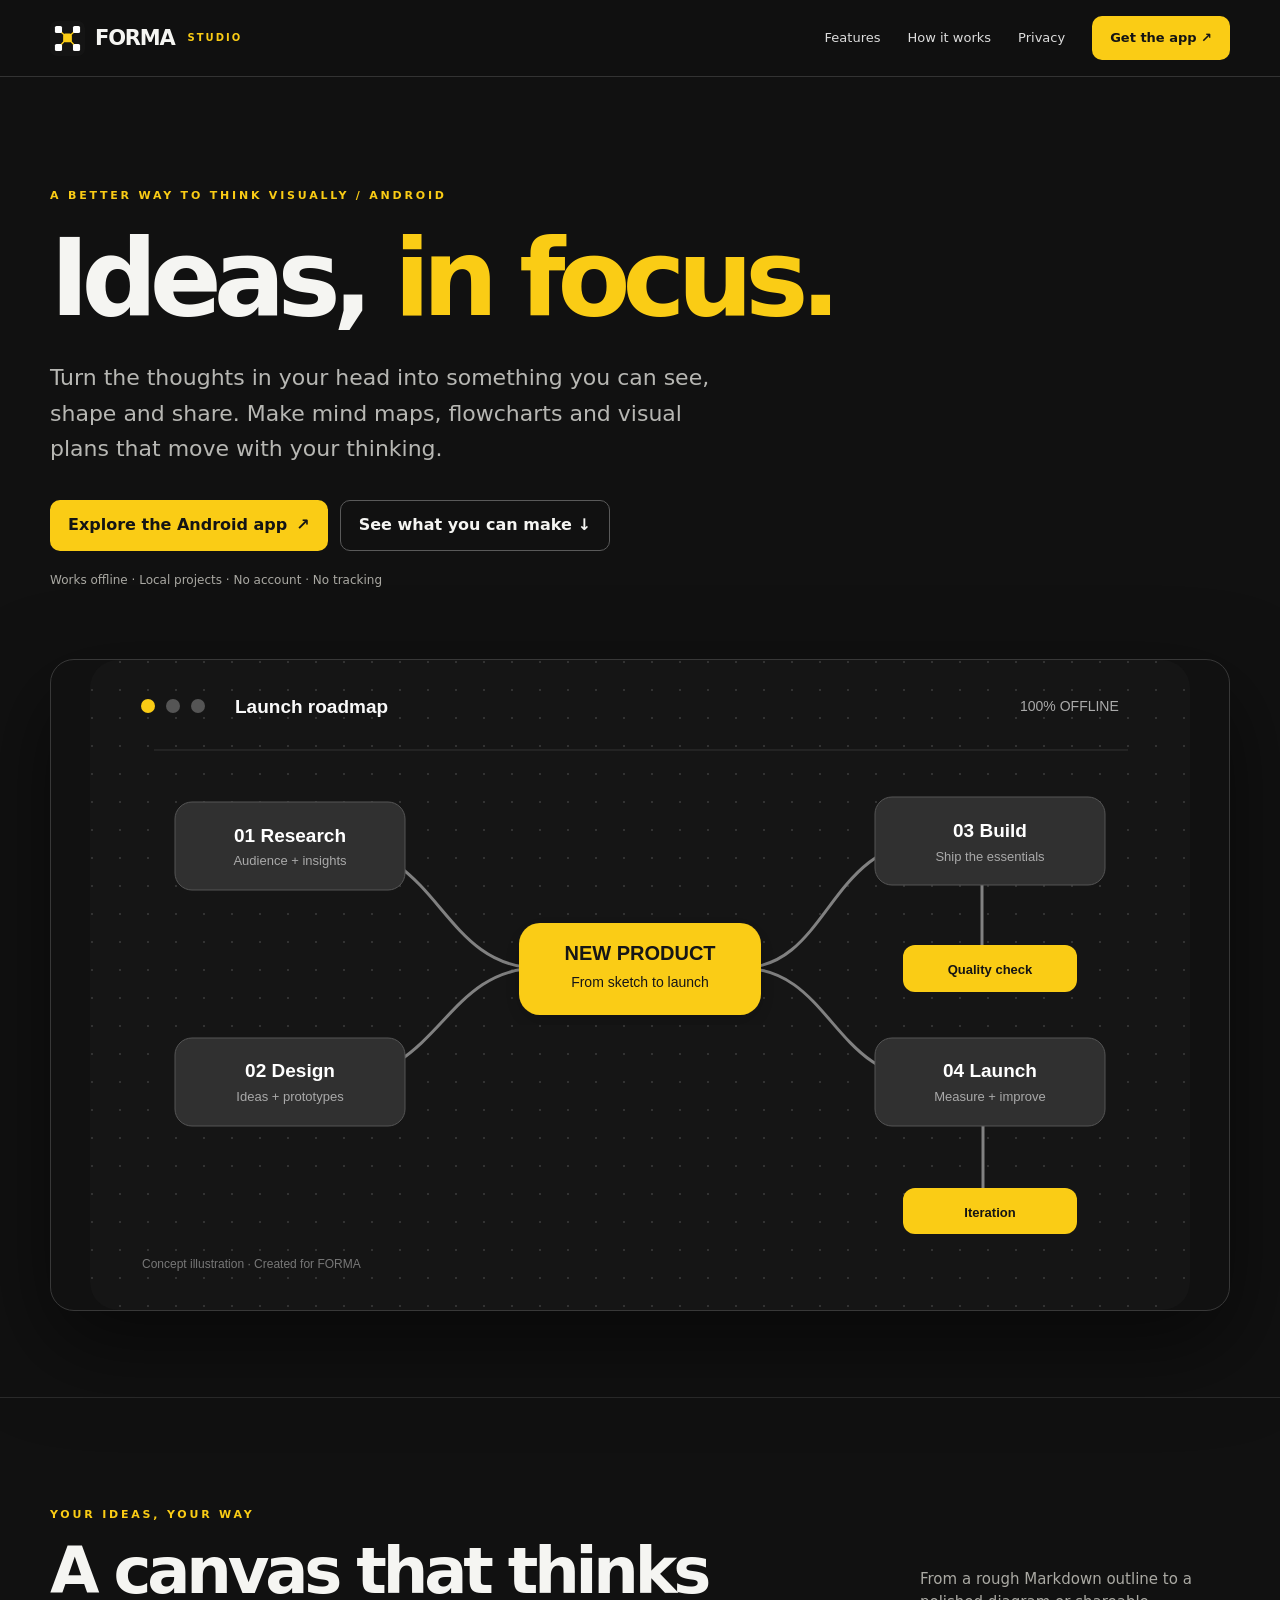
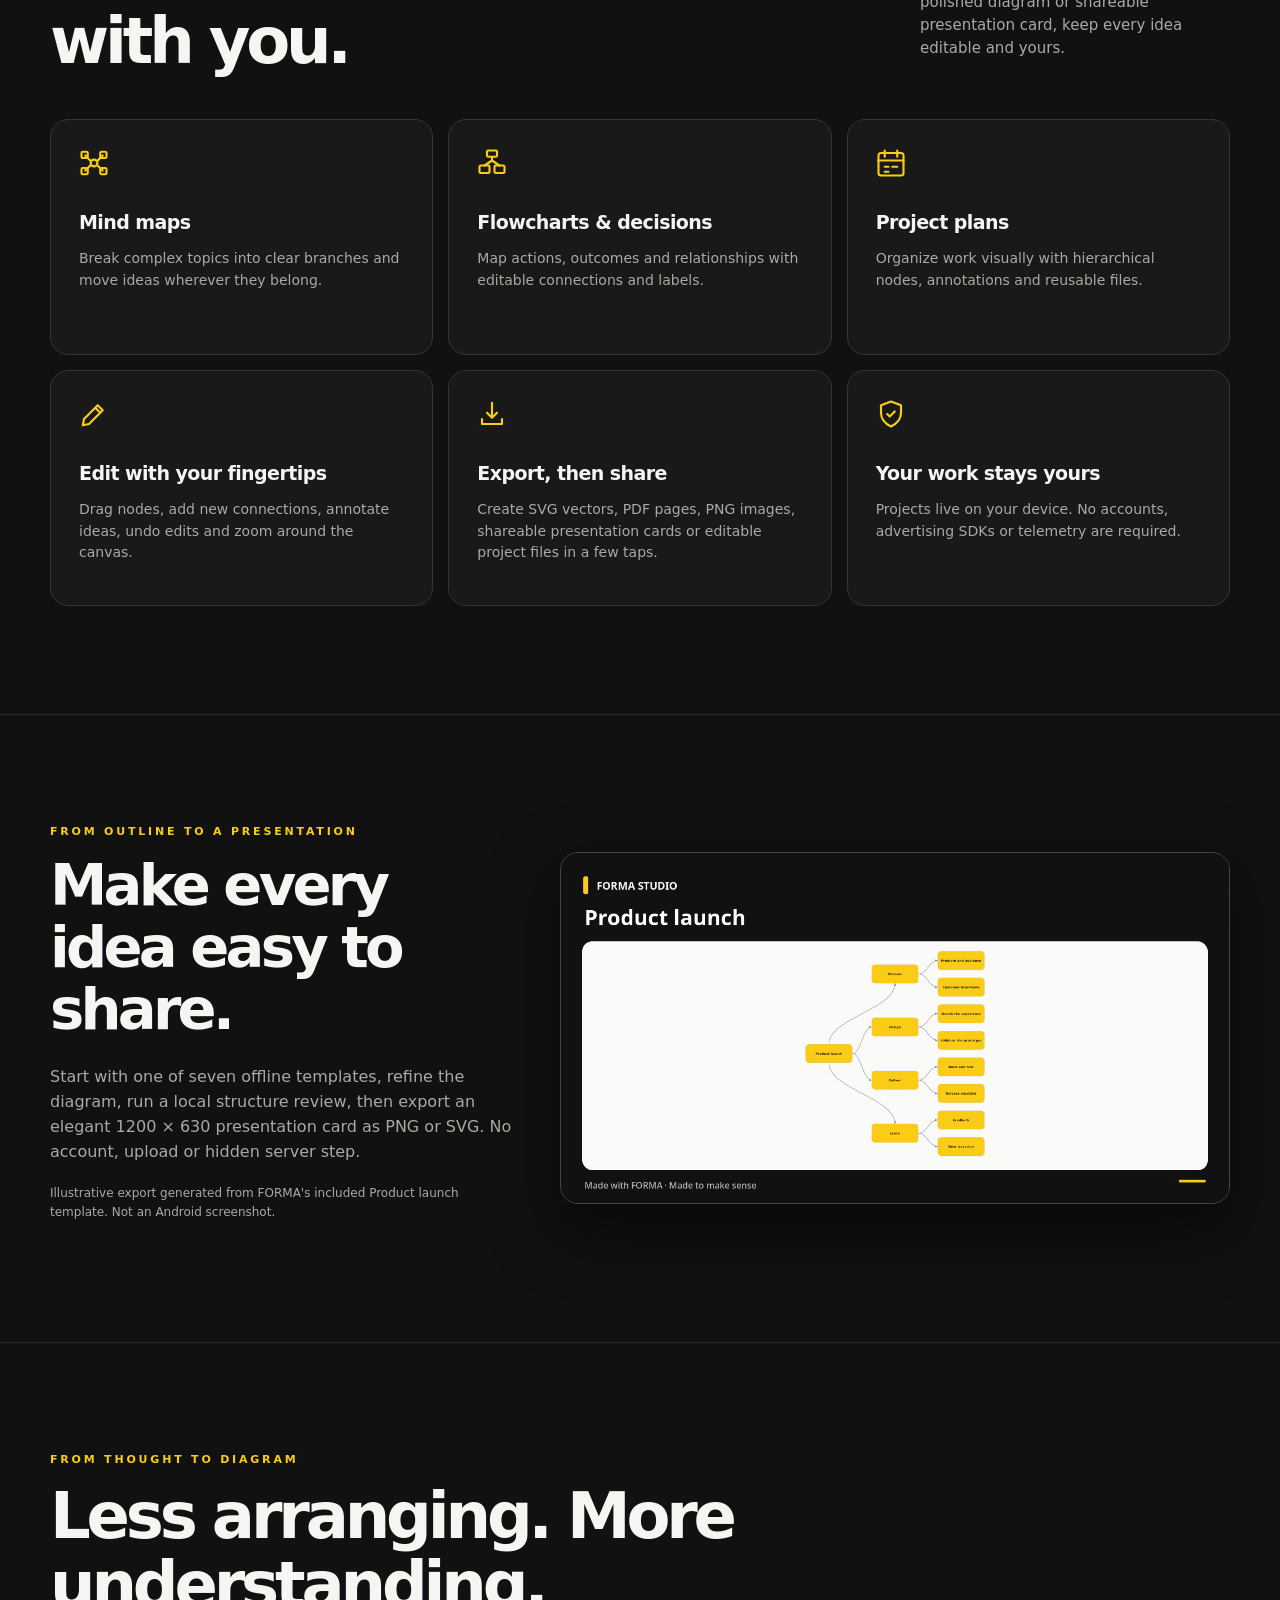
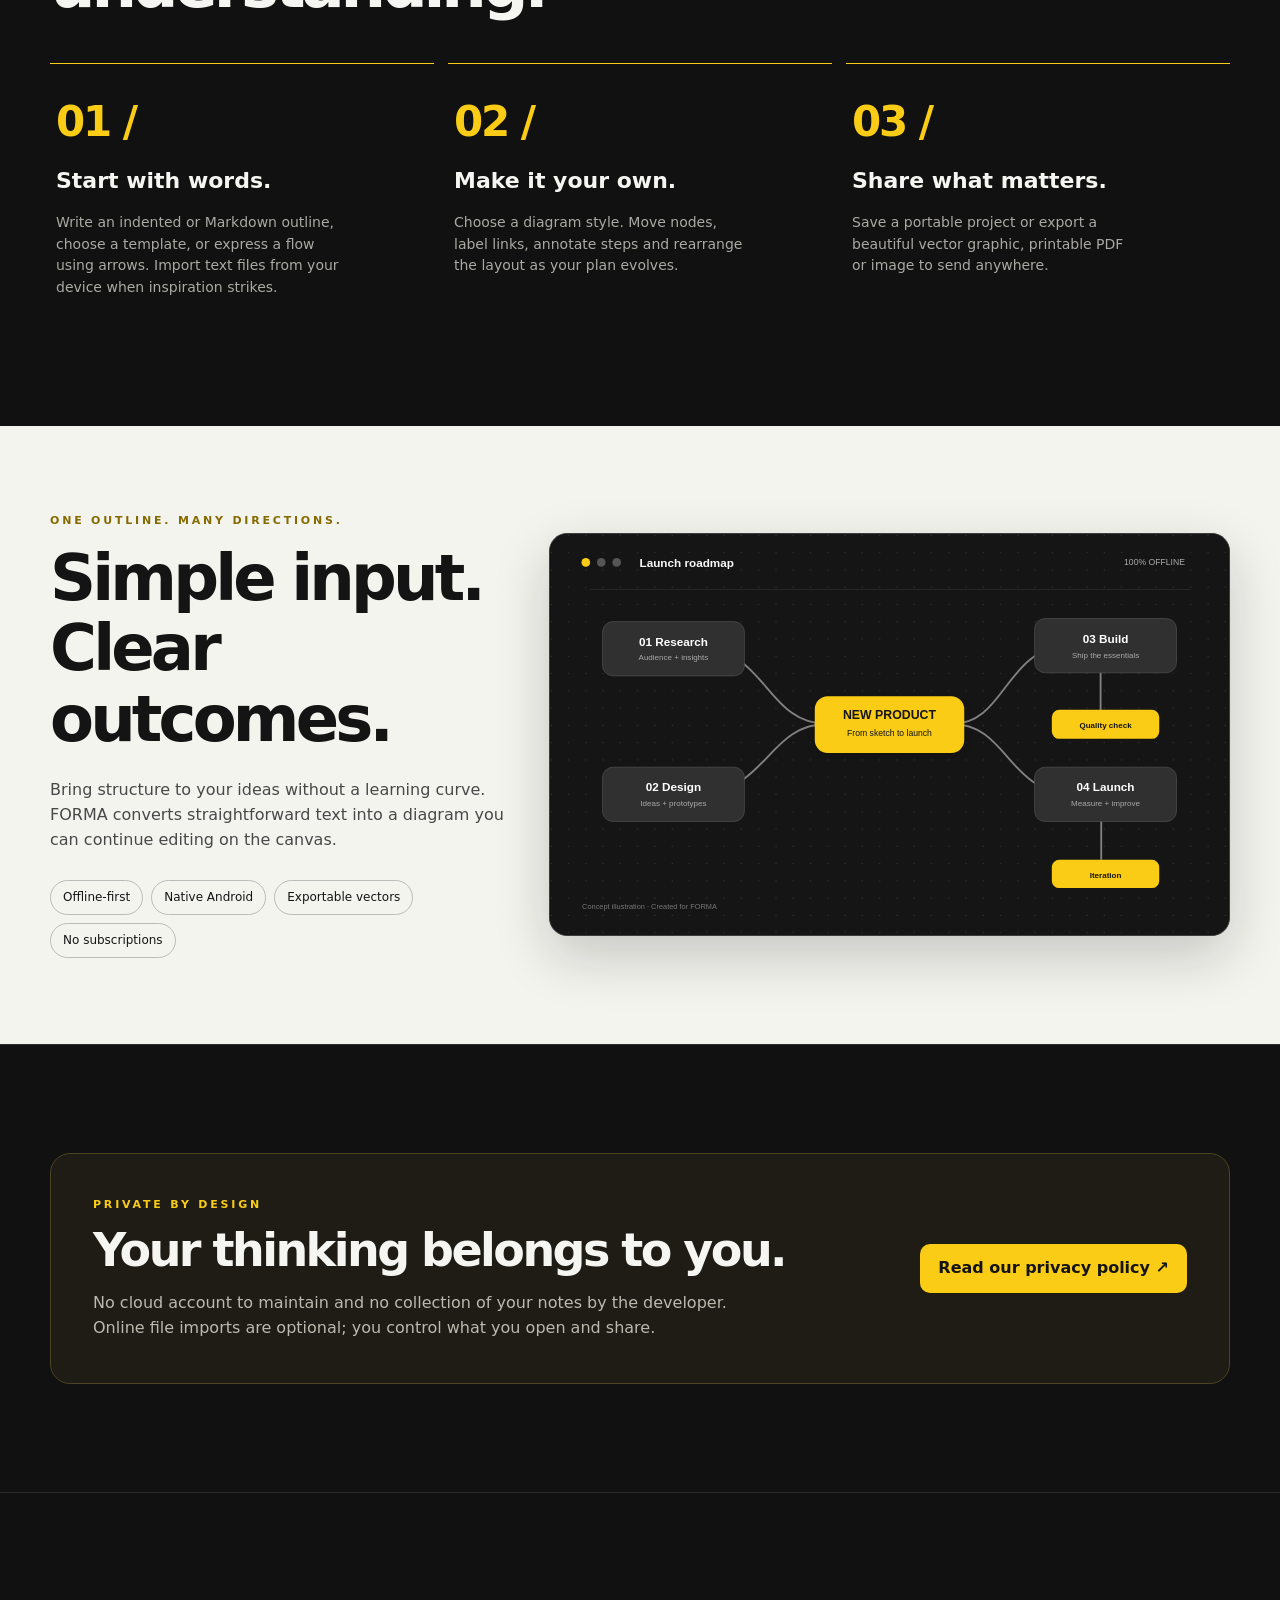
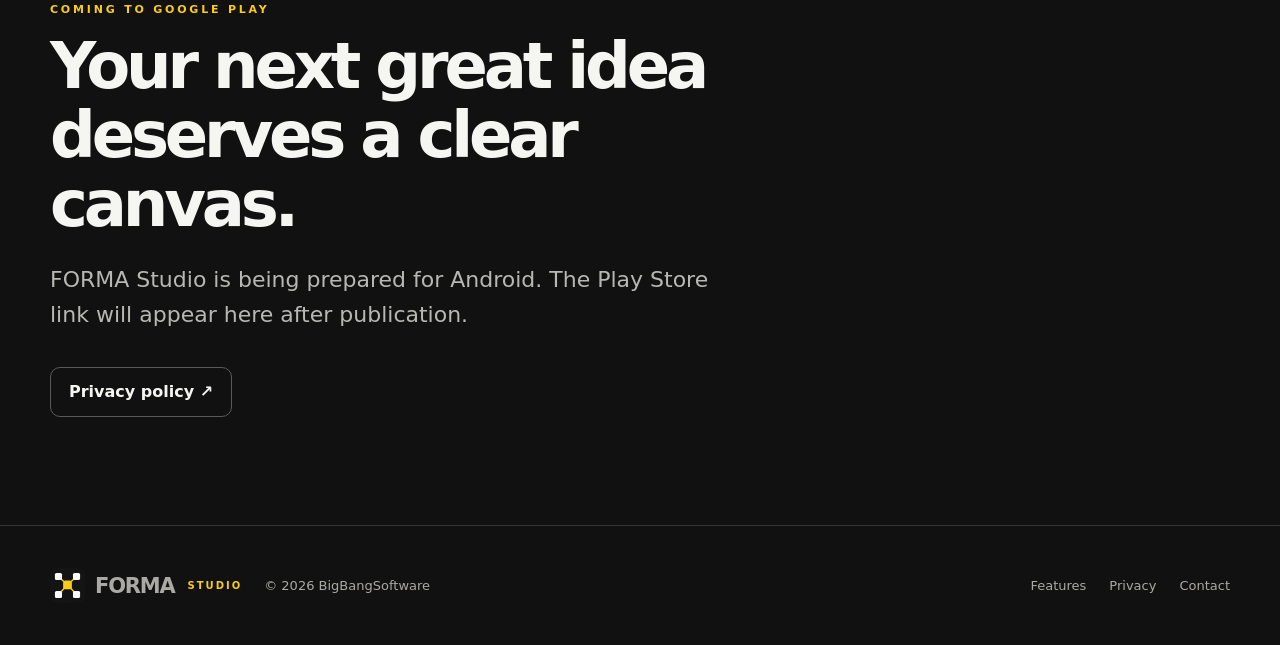
<file: index.html>
<!doctype html>
<html lang="en"><head>
<meta charset="utf-8"><meta name="viewport" content="width=device-width,initial-scale=1"><meta name="theme-color" content="#141414">
<title>FORMA Studio — Mind Maps, Flowcharts & Visual Thinking for Android</title>
<meta name="description" content="Create polished mind maps and flowcharts from text. Offline Android diagramming with templates, diagram review, SVG/PDF export and ready-to-share visual cards.">
<meta name="robots" content="index,follow"><meta property="og:type" content="website"><meta property="og:title" content="FORMA Studio | Ideas, in focus.">
<meta property="og:description" content="An offline visual thinking studio for Android. Create, edit, save and share beautiful diagrams.">
<meta property="og:image" content="assets/social.png"><meta property="og:image:width" content="1200"><meta property="og:image:height" content="630">
<meta name="twitter:card" content="summary_large_image"><meta name="twitter:title" content="FORMA Studio — Visual Thinking for Android"><meta name="twitter:description" content="Turn ideas into diagrams. Work offline. Share everywhere.">
<link rel="icon" type="image/svg+xml" href="assets/logo.svg"><link rel="apple-touch-icon" href="assets/logo-180.png"><link rel="stylesheet" href="styles.css">
<script type="application/ld+json">{"@context":"https://schema.org","@type":"SoftwareApplication","name":"FORMA Studio","applicationCategory":"ProductivityApplication","operatingSystem":"Android","description":"Offline mind maps, flowcharts, decision trees and visual project planning for Android.","offers":{"@type":"Offer","price":"0","priceCurrency":"USD"}}</script>
</head><body>
<a class="skip" href="#main">Skip to content</a>
<header class="nav"><div class="wrap nav-inner"><a class="brand" href="index.html" aria-label="FORMA Studio home"><img src="assets/logo.svg" alt="">FORMA <small>STUDIO</small></a>
<nav class="navlinks" aria-label="Main navigation"><a href="#features">Features</a><a href="#workflow">How it works</a><a href="privacy.html">Privacy</a><a class="navcta" href="#get-app">Get the app ↗</a></nav></div></header>
<main id="main"><section class="hero"><div class="wrap"><div class="eyebrow">A BETTER WAY TO THINK VISUALLY / ANDROID</div><h1>Ideas, <em>in focus.</em></h1>
<p class="lede">Turn the thoughts in your head into something you can see, shape and share. Make mind maps, flowcharts and visual plans that move with your thinking.</p>
<div class="cta"><a class="button-primary" href="#get-app">Explore the Android app <span aria-hidden="true">↗</span></a><a class="button-secondary" href="#features">See what you can make ↓</a></div>
<p class="micro">Works offline · Local projects · No account · No tracking</p>
<div class="hero-art"><img src="assets/hero-map.svg" width="1100" height="650" alt="Concept illustration of an editable roadmap diagram with connected research, design, build and launch nodes."></div>
</div></section>
<section id="features" class="section"><div class="wrap"><div class="section-header"><div><div class="eyebrow">YOUR IDEAS, YOUR WAY</div><h2>A canvas that thinks with you.</h2></div><p>From a rough Markdown outline to a polished diagram or shareable presentation card, keep every idea editable and yours.</p></div>
<div class="grid">
<article class="feature"><img src="assets/icon-mindmap.svg" alt=""><h3>Mind maps</h3><p>Break complex topics into clear branches and move ideas wherever they belong.</p></article>
<article class="feature"><img src="assets/icon-flowchart.svg" alt=""><h3>Flowcharts & decisions</h3><p>Map actions, outcomes and relationships with editable connections and labels.</p></article>
<article class="feature"><img src="assets/icon-plan.svg" alt=""><h3>Project plans</h3><p>Organize work visually with hierarchical nodes, annotations and reusable files.</p></article>
<article class="feature"><img src="assets/icon-edit.svg" alt=""><h3>Edit with your fingertips</h3><p>Drag nodes, add new connections, annotate ideas, undo edits and zoom around the canvas.</p></article>
<article class="feature"><img src="assets/icon-export.svg" alt=""><h3>Export, then share</h3><p>Create SVG vectors, PDF pages, PNG images, shareable presentation cards or editable project files in a few taps.</p></article>
<article class="feature"><img src="assets/icon-privacy.svg" alt=""><h3>Your work stays yours</h3><p>Projects live on your device. No accounts, advertising SDKs or telemetry are required.</p></article>
</div></div></section>
<section class="section" id="share-card"><div class="wrap share-layout"><div><div class="eyebrow">FROM OUTLINE TO A PRESENTATION</div><h2>Make every idea easy to share.</h2><p>Start with one of seven offline templates, refine the diagram, run a local structure review, then export an elegant 1200 × 630 presentation card as PNG or SVG. No account, upload or hidden server step.</p><p class="micro">Illustrative export generated from FORMA's included Product launch template. Not an Android screenshot.</p></div><img class="share-visual" src="assets/share-card-example.png" width="1200" height="630" alt="Example dark presentation card showing a Product launch diagram on a light canvas" loading="lazy"></div></section>
<section id="workflow" class="section"><div class="wrap"><div class="section-header"><div><div class="eyebrow">FROM THOUGHT TO DIAGRAM</div><h2>Less arranging. More understanding.</h2></div></div><div class="steps"><div class="step"><strong>01 /</strong><h3>Start with words.</h3><p>Write an indented or Markdown outline, choose a template, or express a flow using arrows. Import text files from your device when inspiration strikes.</p></div><div class="step"><strong>02 /</strong><h3>Make it your own.</h3><p>Choose a diagram style. Move nodes, label links, annotate steps and rearrange the layout as your plan evolves.</p></div><div class="step"><strong>03 /</strong><h3>Share what matters.</h3><p>Save a portable project or export a beautiful vector graphic, printable PDF or image to send anywhere.</p></div></div></div></section>
<section class="showcase"><div class="wrap showcase-layout"><div><div class="eyebrow">ONE OUTLINE. MANY DIRECTIONS.</div><h2>Simple input. Clear outcomes.</h2><p>Bring structure to your ideas without a learning curve. FORMA converts straightforward text into a diagram you can continue editing on the canvas.</p><div class="tagrow"><span class="tag">Offline-first</span><span class="tag">Native Android</span><span class="tag">Exportable vectors</span><span class="tag">No subscriptions</span></div></div><div class="mock-window"><img src="assets/hero-map.svg" alt="Concept illustration of FORMA's graph canvas." loading="lazy"></div></div></section>
<section class="section"><div class="wrap"><div class="privacy-banner"><div><div class="eyebrow">PRIVATE BY DESIGN</div><h2>Your thinking belongs to you.</h2><p>No cloud account to maintain and no collection of your notes by the developer. Online file imports are optional; you control what you open and share.</p></div><a class="button-primary" href="privacy.html">Read our privacy policy ↗</a></div></div></section>
<section class="section" id="get-app"><div class="wrap"><div class="eyebrow">COMING TO GOOGLE PLAY</div><h2>Your next great idea deserves a clear canvas.</h2><p class="lede" style="margin-top:23px">FORMA Studio is being prepared for Android. The Play Store link will appear here after publication.</p><div class="cta"><a class="button-secondary" href="privacy.html">Privacy policy ↗</a></div></div></section></main>
<footer class="footer"><div class="wrap footer-inner"><a class="brand" href="index.html"><img src="assets/logo.svg" alt="">FORMA <small>STUDIO</small></a><span>© <span id="year">2026</span> BigBangSoftware</span><div class="footer-links"><a href="#features">Features</a><a href="privacy.html">Privacy</a><a href="mailto:bigbangsoftware@yahoo.com">Contact</a></div></div></footer>
<script>document.getElementById('year').textContent=new Date().getFullYear()</script>
</body></html>
</file>
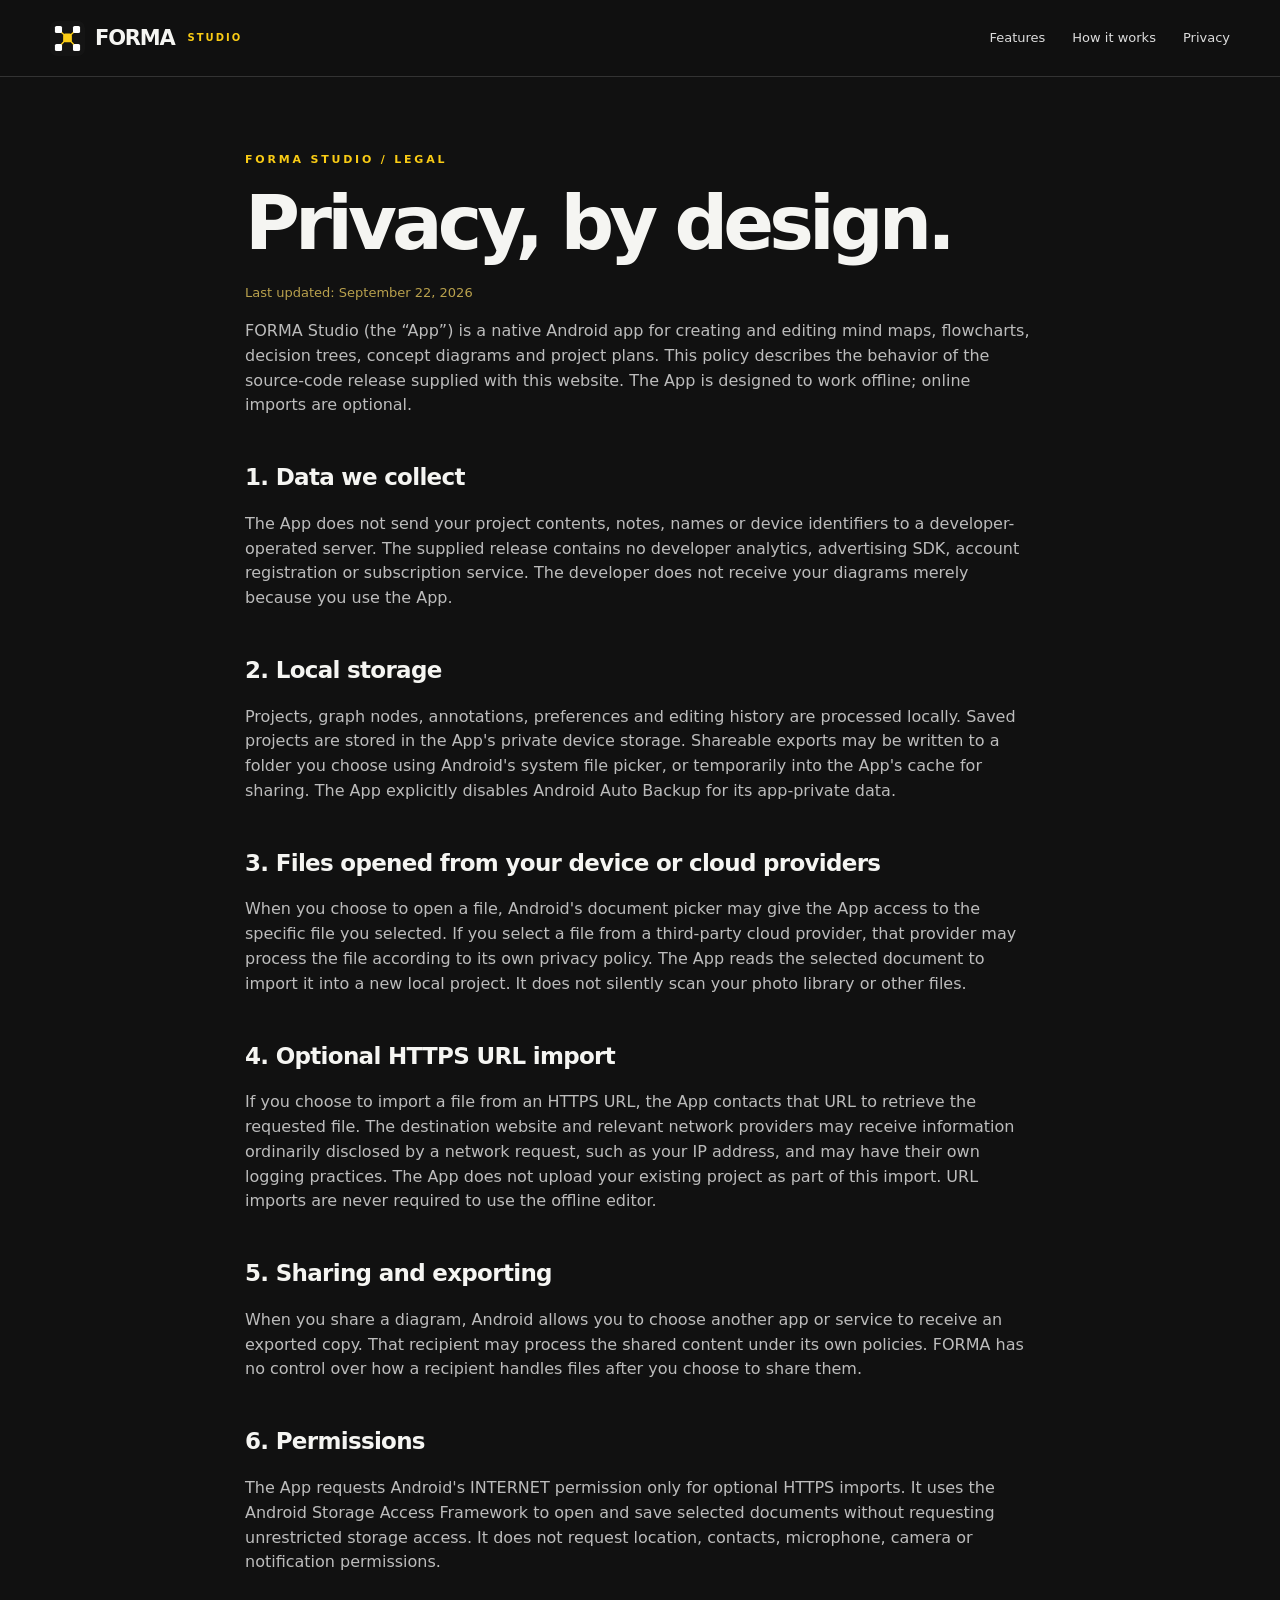
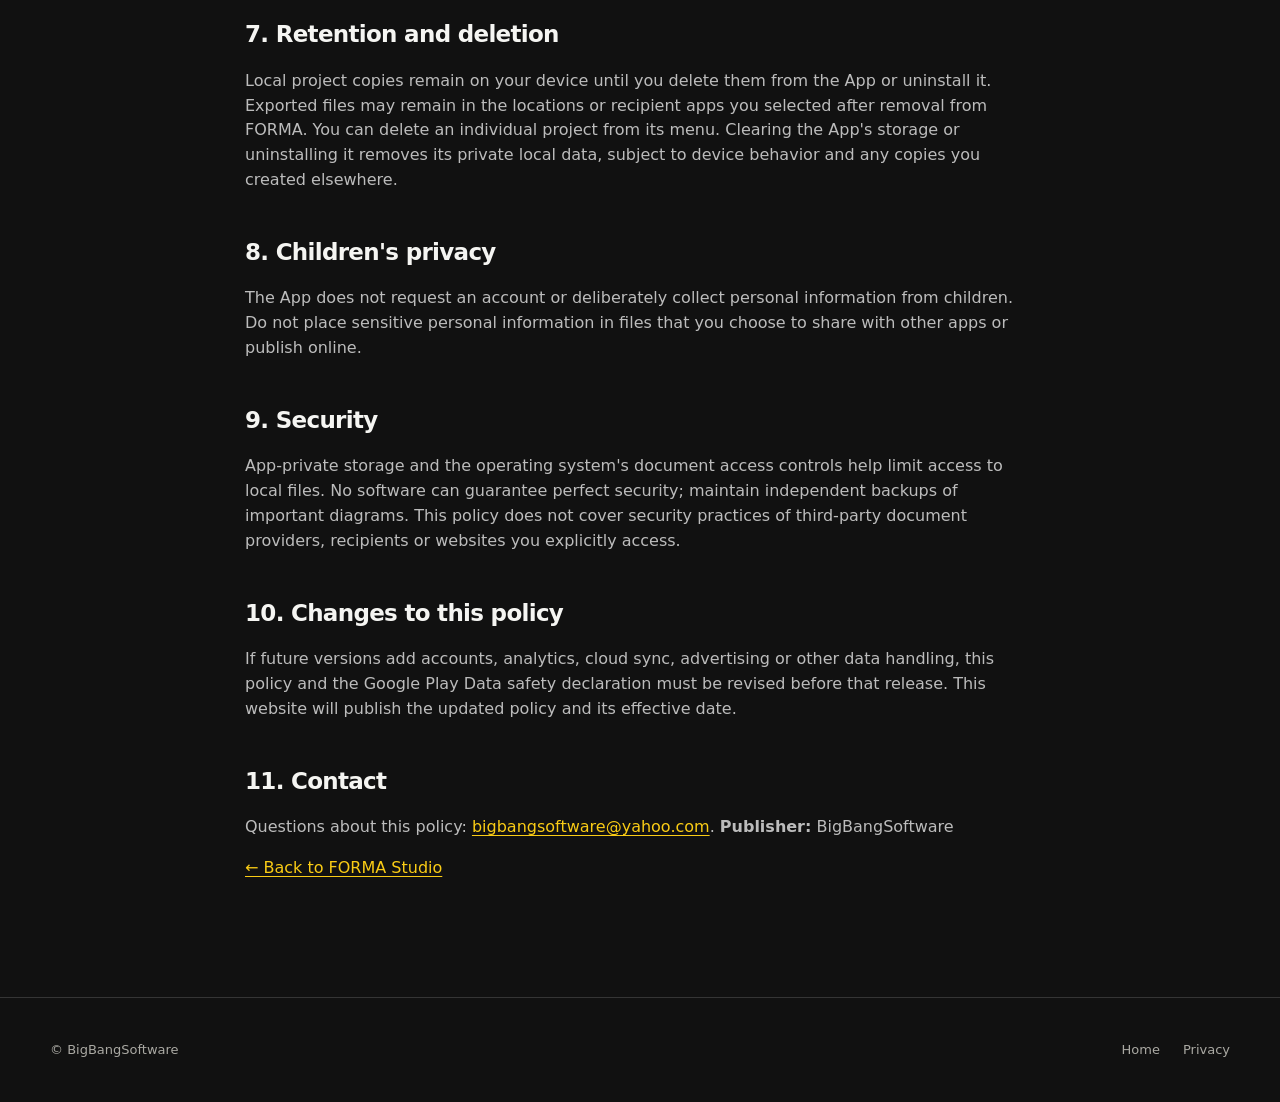
<file: privacy.html>
<!doctype html><html lang="en"><head><meta charset="utf-8"><meta name="viewport" content="width=device-width,initial-scale=1"><meta name="theme-color" content="#141414"><meta name="robots" content="index,follow">
<title>Privacy Policy — FORMA Studio for Android</title><meta name="description" content="Learn how FORMA Studio stores projects on your Android device, handles optional HTTPS file imports, and lets you export and share your own diagrams.">
<link rel="icon" href="assets/logo.svg" type="image/svg+xml"><link rel="stylesheet" href="styles.css"></head><body><a class="skip" href="#main">Skip to content</a><header class="nav"><div class="wrap nav-inner"><a class="brand" href="index.html"><img src="assets/logo.svg" alt="">FORMA <small>STUDIO</small></a><nav class="navlinks" aria-label="Main navigation"><a href="index.html#features">Features</a><a href="index.html#workflow">How it works</a><a href="privacy.html" aria-current="page">Privacy</a></nav></div></header>
<main id="main" class="wrap policy"><div class="eyebrow">FORMA STUDIO / LEGAL</div><h1>Privacy, by design.</h1><p class="updated">Last updated: September 22, 2026</p>
<p>FORMA Studio (the “App”) is a native Android app for creating and editing mind maps, flowcharts, decision trees, concept diagrams and project plans. This policy describes the behavior of the source-code release supplied with this website. The App is designed to work offline; online imports are optional.</p>
<h2>1. Data we collect</h2><p>The App does not send your project contents, notes, names or device identifiers to a developer-operated server. The supplied release contains no developer analytics, advertising SDK, account registration or subscription service. The developer does not receive your diagrams merely because you use the App.</p>
<h2>2. Local storage</h2><p>Projects, graph nodes, annotations, preferences and editing history are processed locally. Saved projects are stored in the App's private device storage. Shareable exports may be written to a folder you choose using Android's system file picker, or temporarily into the App's cache for sharing. The App explicitly disables Android Auto Backup for its app-private data.</p>
<h2>3. Files opened from your device or cloud providers</h2><p>When you choose to open a file, Android's document picker may give the App access to the specific file you selected. If you select a file from a third-party cloud provider, that provider may process the file according to its own privacy policy. The App reads the selected document to import it into a new local project. It does not silently scan your photo library or other files.</p>
<h2>4. Optional HTTPS URL import</h2><p>If you choose to import a file from an HTTPS URL, the App contacts that URL to retrieve the requested file. The destination website and relevant network providers may receive information ordinarily disclosed by a network request, such as your IP address, and may have their own logging practices. The App does not upload your existing project as part of this import. URL imports are never required to use the offline editor.</p>
<h2>5. Sharing and exporting</h2><p>When you share a diagram, Android allows you to choose another app or service to receive an exported copy. That recipient may process the shared content under its own policies. FORMA has no control over how a recipient handles files after you choose to share them.</p>
<h2>6. Permissions</h2><p>The App requests Android's INTERNET permission only for optional HTTPS imports. It uses the Android Storage Access Framework to open and save selected documents without requesting unrestricted storage access. It does not request location, contacts, microphone, camera or notification permissions.</p>
<h2>7. Retention and deletion</h2><p>Local project copies remain on your device until you delete them from the App or uninstall it. Exported files may remain in the locations or recipient apps you selected after removal from FORMA. You can delete an individual project from its menu. Clearing the App's storage or uninstalling it removes its private local data, subject to device behavior and any copies you created elsewhere.</p>
<h2>8. Children's privacy</h2><p>The App does not request an account or deliberately collect personal information from children. Do not place sensitive personal information in files that you choose to share with other apps or publish online.</p>
<h2>9. Security</h2><p>App-private storage and the operating system's document access controls help limit access to local files. No software can guarantee perfect security; maintain independent backups of important diagrams. This policy does not cover security practices of third-party document providers, recipients or websites you explicitly access.</p>
<h2>10. Changes to this policy</h2><p>If future versions add accounts, analytics, cloud sync, advertising or other data handling, this policy and the Google Play Data safety declaration must be revised before that release. This website will publish the updated policy and its effective date.</p>
<h2>11. Contact</h2><p>Questions about this policy: <a href="mailto:bigbangsoftware@yahoo.com">bigbangsoftware@yahoo.com</a>. <strong>Publisher:</strong> BigBangSoftware</p>
<p><a href="index.html">← Back to FORMA Studio</a></p></main><footer class="footer"><div class="wrap footer-inner"><span>© BigBangSoftware</span><div class="footer-links"><a href="index.html">Home</a><a href="privacy.html">Privacy</a></div></div></footer></body></html>
</file>
<file: styles.css>
:root{color-scheme:dark;--bg:#111;--surface:#191919;--soft:#222;--ink:#f5f5f2;--muted:#aaa9a3;--yellow:#facc15;--line:#353535;--max:1180px}*{box-sizing:border-box}html{scroll-behavior:smooth}body{margin:0;background:var(--bg);color:var(--ink);font-family:Inter,ui-sans-serif,system-ui,-apple-system,BlinkMacSystemFont,"Segoe UI",sans-serif;line-height:1.55;-webkit-font-smoothing:antialiased}a{color:inherit;text-decoration:none}a:focus-visible,button:focus-visible{outline:2px solid var(--yellow);outline-offset:4px}button{font:inherit;cursor:pointer}.wrap{width:min(var(--max),calc(100% - 48px));margin:auto}.skip{position:absolute;left:-9999px;top:10px;z-index:100;background:var(--yellow);color:#111;padding:10px}.skip:focus{left:10px}.nav{position:sticky;top:0;z-index:10;backdrop-filter:blur(18px);background:#111e;border-bottom:1px solid #333}.nav-inner{min-height:76px;display:flex;align-items:center;gap:26px}.brand{display:flex;align-items:center;gap:10px;font-size:21px;letter-spacing:-1.2px;font-weight:800}.brand img{width:35px;height:35px}.brand small{color:var(--yellow);font-size:10px;letter-spacing:2px;margin-left:3px}.navlinks{display:flex;gap:27px;margin-left:auto;align-items:center;font-size:13px;color:#ddd}.navlinks a:hover,.footer a:hover{color:var(--yellow)}.navcta,.button-primary{background:var(--yellow);color:#141414;font-weight:750;border-radius:10px;padding:12px 18px;display:inline-flex;align-items:center;justify-content:center;gap:9px;transition:transform .2s}.navcta:hover,.button-primary:hover{transform:translateY(-2px)}.button-secondary{border:1px solid #5a5a5a;border-radius:10px;padding:12px 18px;display:inline-flex;align-items:center;justify-content:center;font-weight:650}.button-secondary:hover{border-color:#facc15}.hero{padding:110px 0 86px}.eyebrow{font-size:11px;color:var(--yellow);font-weight:750;letter-spacing:2.8px;text-transform:uppercase}.hero h1{max-width:940px;font-size:clamp(53px,8.3vw,110px);line-height:1.02;letter-spacing:-.075em;margin:20px 0 28px;font-weight:800}.hero h1 em{color:var(--yellow);font-style:normal}.lede{font-size:clamp(17px,2.2vw,22px);line-height:1.6;color:#b7b7b3;max-width:670px;margin:0 0 34px}.cta{display:flex;gap:12px;flex-wrap:wrap}.micro{font-size:12px;color:var(--muted);margin-top:20px}.hero-art{position:relative;margin-top:70px;border-radius:24px;overflow:hidden;border:1px solid #383838;box-shadow:0 34px 90px #0008}.hero-art img{width:100%;display:block}.section{padding:108px 0;border-top:1px solid #2b2b2b}.section-header{display:flex;align-items:end;justify-content:space-between;gap:30px;margin-bottom:43px}.section h2{font-size:clamp(37px,5vw,64px);line-height:1.08;letter-spacing:-.065em;max-width:720px;margin:14px 0 0}.section-header p{max-width:310px;color:var(--muted);font-size:15px}.grid{display:grid;grid-template-columns:repeat(3,minmax(0,1fr));gap:15px}.feature{background:var(--surface);border:1px solid var(--line);border-radius:18px;padding:28px;min-height:236px;transition:border-color .2s}.feature:hover{border-color:#6c6036}.feature img{width:30px;height:30px;margin-bottom:23px}.feature h3{font-size:19px;letter-spacing:-.03em;margin:0 0 10px}.feature p{color:var(--muted);font-size:14px;margin:0}.steps{display:grid;grid-template-columns:repeat(3,1fr);gap:14px;counter-reset:step}.step{border-top:1px solid var(--yellow);padding:25px 6px 5px}.step strong{font-size:42px;letter-spacing:-.05em;color:var(--yellow);display:block}.step h3{font-size:22px;margin:10px 0}.step p{color:var(--muted);font-size:14px;max-width:290px}.showcase{background:#f4f4ef;color:#141414;padding:86px 0}.showcase .eyebrow{color:#846a00}.showcase h2{font-size:clamp(37px,5vw,64px);letter-spacing:-.06em;line-height:1.1;max-width:640px;margin:14px 0 24px}.showcase p{max-width:570px;color:#484848}.mock-window{background:#161616;border-radius:18px;overflow:hidden;border:1px solid #3d3d3d;box-shadow:0 20px 55px #1113}.mock-window img{width:100%;display:block}.showcase-layout{display:grid;grid-template-columns:.8fr 1.2fr;align-items:center;gap:45px}.tagrow{display:flex;gap:8px;flex-wrap:wrap;margin-top:28px}.tag{border:1px solid #bbb;border-radius:50px;font-size:12px;padding:7px 12px}.privacy-banner{border:1px solid #4c4323;background:#1e1c15;border-radius:20px;padding:42px;display:grid;grid-template-columns:1fr auto;gap:25px;align-items:center}.privacy-banner h2{font-size:clamp(30px,4vw,46px);line-height:1.1;letter-spacing:-.055em;margin:12px 0}.privacy-banner p{max-width:650px;color:#bcb9ae;margin-bottom:0}.footer{border-top:1px solid var(--line);padding:42px 0;color:var(--muted);font-size:13px}.footer-inner{display:flex;align-items:center;gap:22px;flex-wrap:wrap}.footer-links{margin-left:auto;display:flex;gap:23px;flex-wrap:wrap}.policy{max-width:790px;padding:74px 0 100px}.policy h1{font-size:clamp(46px,7vw,75px);letter-spacing:-.065em;line-height:1.05;margin:16px 0 20px}.policy h2{margin:42px 0 9px;font-size:23px;letter-spacing:-.03em}.policy p,.policy li{color:#bcbcbc}.policy a{color:var(--yellow);text-decoration:underline;text-underline-offset:3px}.policy .updated{color:#b9a14d;font-size:13px}.policy ul{padding-left:20px}.policy .notice{border:1px solid #64551b;background:#221f14;padding:18px 20px;border-radius:12px;color:#f1dfab;margin:30px 0}.visually-hidden{position:absolute;width:1px;height:1px;overflow:hidden;clip:rect(0,0,0,0)}@media(max-width:800px){.navlinks>a:not(.navcta){display:none}.hero{padding-top:75px}.hero-art{margin-top:43px}.section{padding:75px 0}.section-header{display:block}.section-header p{margin-top:22px}.grid{grid-template-columns:1fr 1fr}.showcase-layout{grid-template-columns:1fr}.privacy-banner{grid-template-columns:1fr}.footer-links{margin-left:0}}@media(max-width:560px){.wrap{width:min(var(--max),calc(100% - 32px))}.hero h1{font-size:54px}.nav-inner{min-height:66px}.navcta{padding:10px 12px}.grid,.steps{grid-template-columns:1fr}.feature{min-height:0}.section h2{font-size:42px}.hero-art{border-radius:13px}.privacy-banner{padding:24px}.footer-inner{display:block}.footer-links{margin-top:20px}.showcase{padding:70px 0}}@media(prefers-reduced-motion:reduce){html{scroll-behavior:auto}*,*::before,*::after{transition:none!important;animation:none!important}}

.share-layout{display:grid;grid-template-columns:.82fr 1.18fr;align-items:center;gap:45px}.share-layout p{color:var(--muted);max-width:510px}.share-visual{display:block;width:100%;height:auto;border:1px solid #454545;border-radius:18px;box-shadow:0 24px 65px #0008}.share-layout h2{font-size:clamp(36px,4.5vw,60px);letter-spacing:-.065em;line-height:1.08;margin:15px 0 24px}@media(max-width:800px){.share-layout{grid-template-columns:1fr;gap:24px}}
</file>
